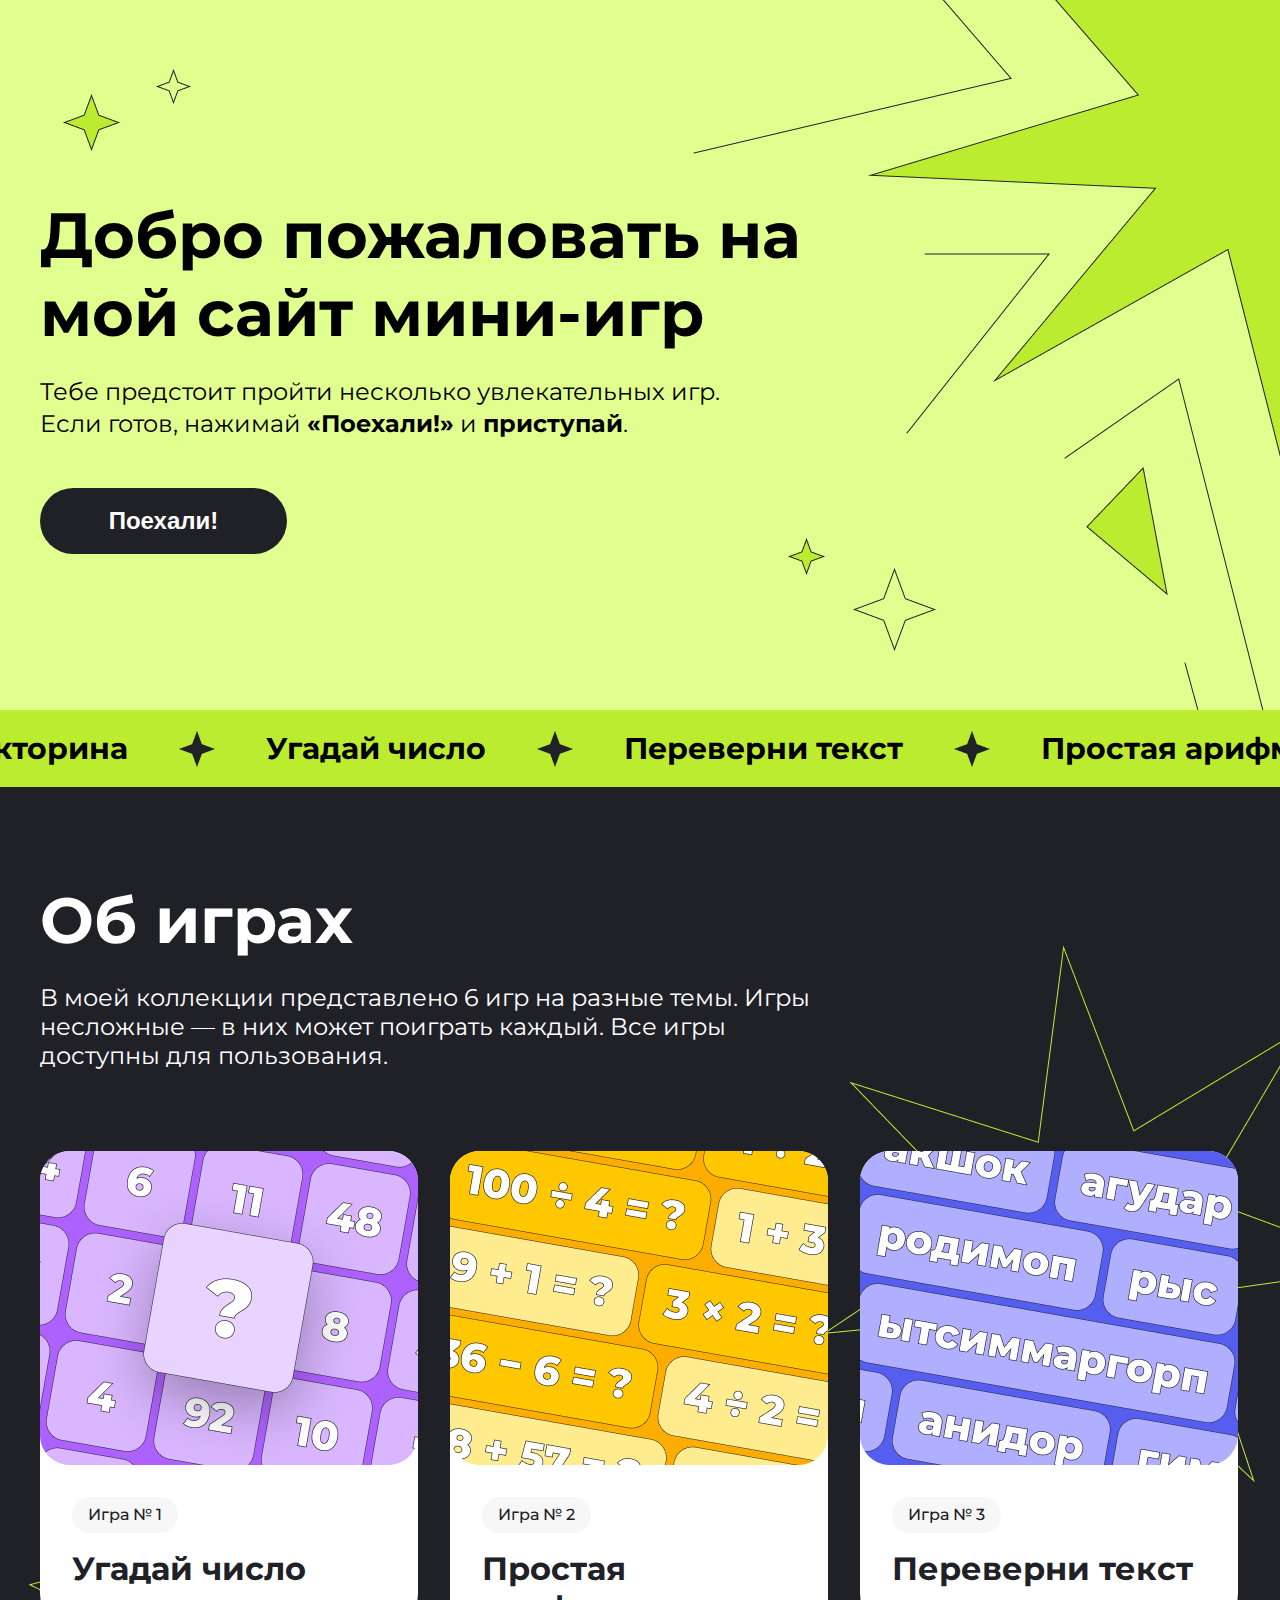
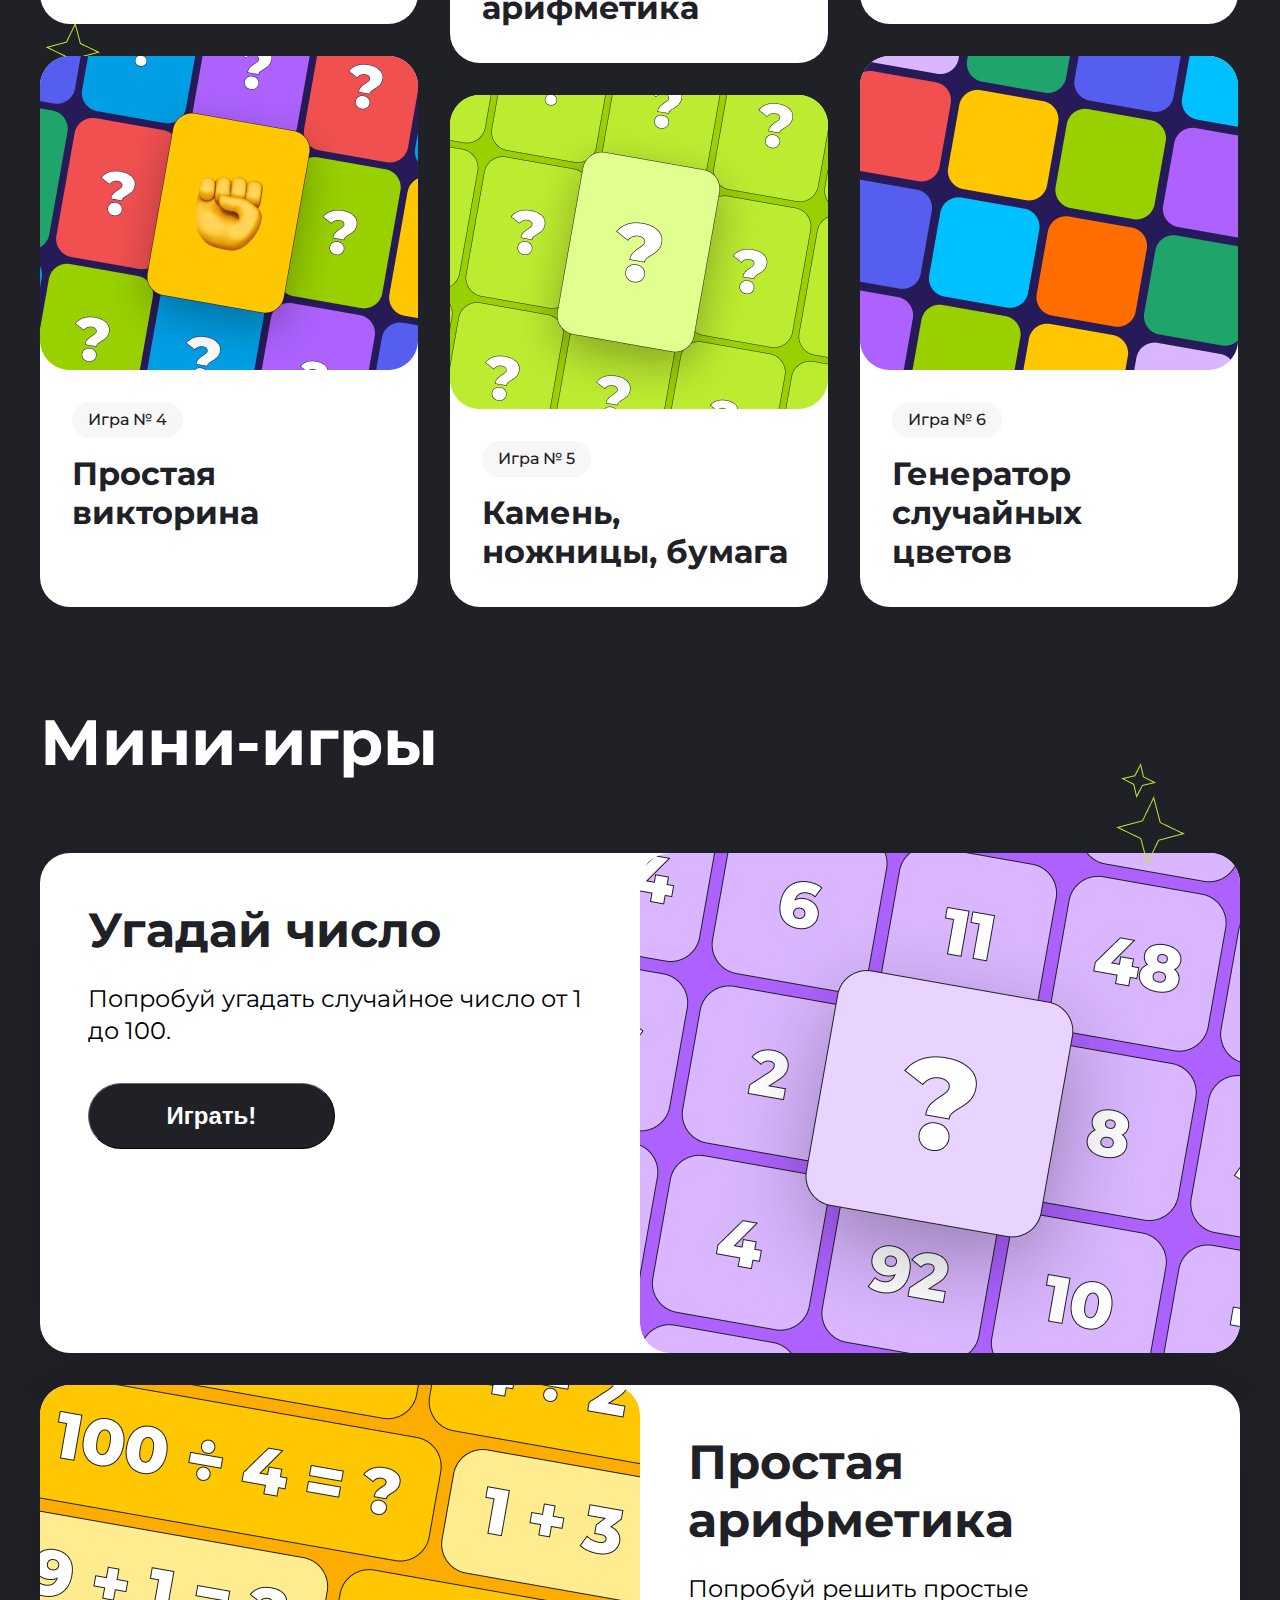
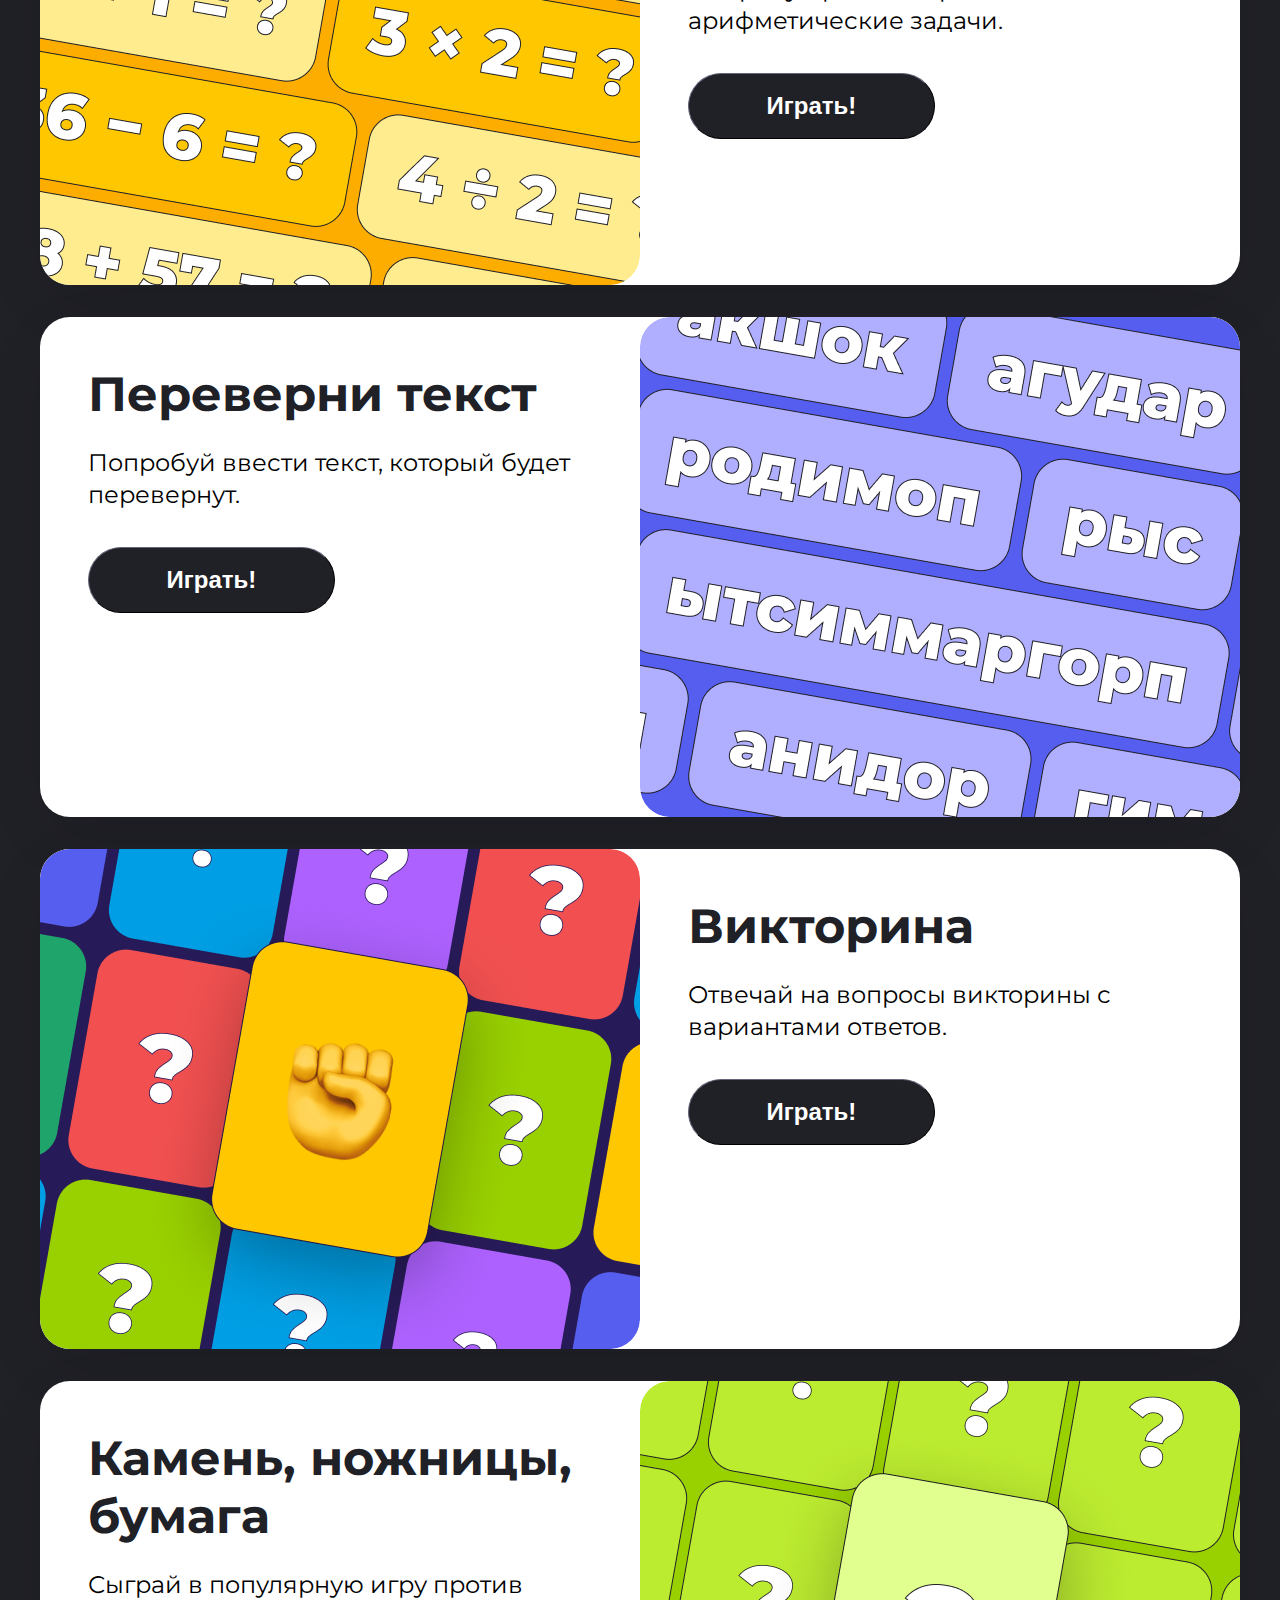
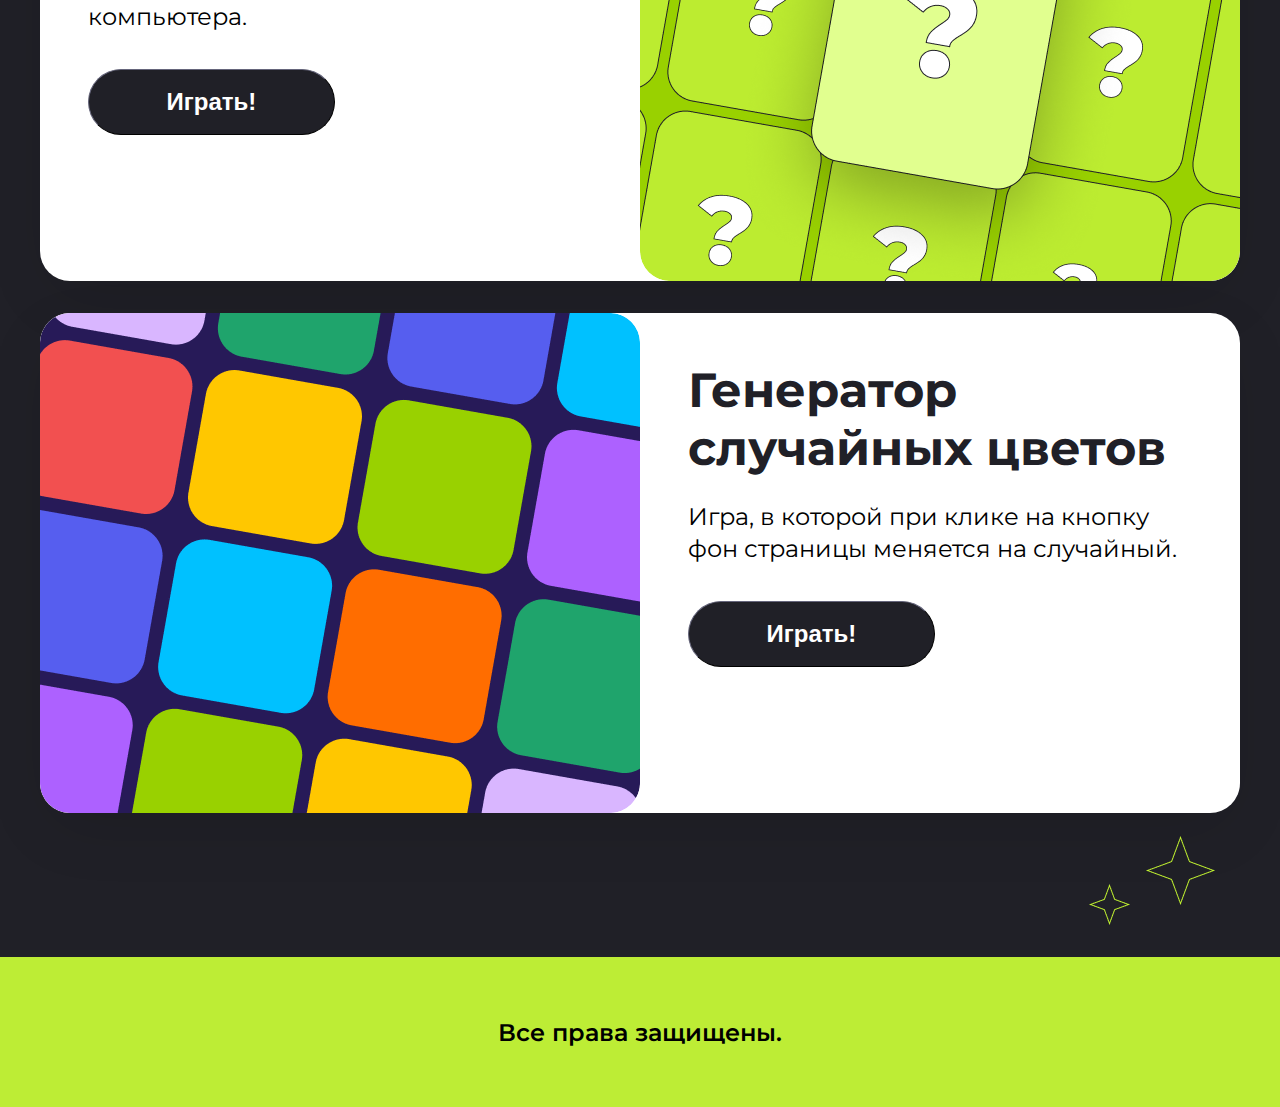
<file: index.html>
<!DOCTYPE html>
<html lang="en">
<head>
    <meta charset="UTF-8">
    <meta name="viewport" content="width=device-width, initial-scale=1.0">
    <title>Document</title>
    <link rel="preconnect" href="https://fonts.googleapis.com">
    <link rel="preconnect" href="https://fonts.gstatic.com" crossorigin>
    <link href="https://fonts.googleapis.com/css2?family=Montserrat:wght@400;500;600;700&display=swap" rel="stylesheet">
<link rel="stylesheet" href="style.css">
</head>
<body>
    <script src="script.js"></script>
<header class="header center">
    <div class="header__content">
        <div class="header__text-container">
            <h1 class="header__title"> Добро пожаловать на мой сайт мини-игр </h1>
            <p class="header__subtitle">Тебе предстоит пройти несколько увлекательных игр. Если готов, нажимай <strong>«Поехали!»</strong> и <strong>приступай</strong>.</p>
        </div>
        <a href="#about" class="header__button button button--primary" role="button">Поехали!</a>
    </div>
    <div class="header-img">
        <img class="header-img__pattern-1" src="./img/pattern_1.png" alt="">
        <img class="header-img__pattern-2" src="./img/pattern_2.png" alt="">
        <img class="header-img__star-2" src="./img/Star_2.png" alt="">
        <img class="header-img__star-3" src="./img/Star_3.png" alt="">
        <img class="header-img__star-4" src="./img/Star_4.png" alt="">
        <img class="header-img__star-5" src="./img/Star_5.png" alt="">
    </div>

</header>
    <div class="animation">
        <div class="animation__track">
            <p class="animation__text">Викторина</p>
            <img class="animation__img" src="./img/Star.png" alt="">
            <p class="animation__text">Угадай число</p>
            <img class="animation__img" src="./img/Star.png" alt="">
            <p class="animation__text">Переверни текст</p>
            <img class="animation__img" src="./img/Star.png" alt="">
            <p class="animation__text">Простая арифметика</p>
            <img class="animation__img" src="./img/Star.png" alt="">
            <p class="animation__text">Камень, ножницы, бумага</p>
            <img class="animation__img" src="./img/Star.png" alt="">
            <p class="animation__text">Генератор случайных цветов</p>
                <p class="animation__text">Викторина</p>
            <img class="animation__img" src="./img/Star.png" alt="">
            <p class="animation__text">Угадай число</p>
            <img class="animation__img" src="./img/Star.png" alt="">
            <p class="animation__text">Переверни текст</p>
            <img class="animation__img" src="./img/Star.png" alt="">
            <p class="animation__text">Простая арифметика</p>
            <img class="animation__img" src="./img/Star.png" alt="">
            <p class="animation__text">Камень, ножницы, бумага</p>
            <img class="animation__img" src="./img/Star.png" alt="">
            <p class="animation__text">Генератор случайных цветов</p>
        </div>
        
    </div>

<div class="game-game "></div>
        <div class="games center">
            <div class="games-img">
                <img class="games-img__star-1" src="./img/Star-1.png" alt="">
                <img class="games-img__star-11" src="./img/Star-11.png" alt="">
                <img class="games-img__star-12" src="./img/Star-12.png" alt="">
            </div>
            <div class="games-intro">
                <h2 class="games-intro__title">Об играх</h2>
                <p class="games-intro__description">В моей коллекции представлено 6 игр на разные темы. Игры несложные — в них может поиграть каждый. Все игры доступны для пользования.</p>
            </div>
            <div class="games-list">
                <div class="game-bloc-1">
                <article  class="game-card game-card-small">
                    <a href="#game1" class="game-card__link game-card__link_small">
                        <img class="game-card__image"  src="./game_1.png" alt="Угадай число">
                        <div class="game-card-text">
                            <h3 class="game-card-text__title">Угадай число</h3>
                            <p class="game-card-text__number">Игра № 1</p>
                        </div>
                    </a>
                </article>
                        <article class="game-card">
                    <a href="#game4" class="game-card__link">
                        <img class="game-card__image" src="./game_4.png" alt="Камень, ножницы, бумага">
                        <div class="game-card-text">
                        <h3 class="game-card-text__title">Простая викторина</h3>
                        <p class="game-card-text__number">Игра № 4</p>
                        </div>
                    </a>
                </article>
            </div>
            <div class="game-bloc-2">
                <article class="game-card game-card-big">
                    <a href="#game2" class="game-card__link">
                        <img class="game-card__image" src="./game_2.png" alt="Простая арифметика">
                        <div class="game-card-text">
                            <h3 class="game-card-text__title">Простая арифметика</h3>
                            <p class="game-card-text__number">Игра № 2</p>
                        </div>
                    </a>
                </article>
                        <article class="game-card game-card-big">
                    <a href="#game5" class="game-card__link">
                        <img class="game-card__image" src="./game_5.png" alt="Простая викторина">
                        <div class="game-card-text">
                        <h3 class="game-card-text__title">Камень, ножницы, бумага</h3>
                        <p class="game-card-text__number">Игра № 5</p>
                        </div>
                    </a>
                </article>
            </div>
            <div class="game-bloc-3">
                <article class="game-card game-card-small">
                    <a href="#game3" class="game-card__link">
                        <img class="game-card__image" src="./game_3.png" alt="Переверни текст">
                        <div class="game-card-text">
                            <h3 class="game-card-text__title">Переверни текст</h3>
                            <p class="game-card-text__number">Игра № 3</p>
                        </div>
                    </a>
                </article>
                <article class="game-card">
                    <a href="#game6" class="game-card__link">
                        <img class="game-card__image" src="./game_6.png" alt="Генератор случайных цветов">
                        <div class="game-card-text">
                        <h3 class="game-card-text__title">Генератор случайных цветов</h3>
                        <p class="game-card-text__number">Игра № 6</p>
                        </div>
                    </a>
                </article>
            </div>
            </div>
        </div>

        <div id="about" class="mini-games center">
            <div class="mini-games-img">
                <img class="mini-games-img__star-6" src="./img/Star-6.png" alt="">
                <img class="mini-games-img__star-7" src="./img/Star-7.png" alt="">
                <img class="mini-games-img__star-8" src="./img/Star-8.png" alt="">
                <img class="mini-games-img__star-10" src="./img/Star-10.png" alt="">
            </div>
            <div class="mini-games__header">
                <h2 class="mini-games__title">Мини-игры</h2>
            </div>
            <div class="mini-games__list">
                <article id="game1" class="mini-game">
                    <img class="mini-game__image" src="./game-mini_1.png" alt="Угадай число">
                    <div class="mini-game__content-game">
                    <div class="mini-game__content">
                        <h3 class="mini-game__title">Угадай число</h3>
                        <p class="mini-game__description">Попробуй угадать случайное число от 1 до 100.</p>
                    </div>
                    <button onclick="oneNewGame();" class="mini-game__button button">Играть!</button>
                    </div>
                </article>
                
                <article id="game2" class="mini-game mini-game-even">
                    <img class="mini-game__image" src="./game-mini_2.png" alt="Простая арифметика">
                    <div class="mini-game__content-game">
                    <div class="mini-game__content">
                        <h3 class="mini-game__title">Простая арифметика</h3>
                        <p class="mini-game__description">Попробуй решить простые арифметические задачи.</p>
                    </div>
                    <button onclick="startMathGame()" class="mini-game__button button">Играть!</button>
                    </div>
                </article>
                
                <article id="game3" class="mini-game">
                    <img class="mini-game__image" src="./game-mini_3.png" alt="Переверни текст">
                    <div class="mini-game__content-game">
                    <div class="mini-game__content">
                        <h3 class="mini-game__title">Переверни текст</h3>
                        <p class="mini-game__description">Попробуй ввести текст, который будет перевернут.</p>
                    </div>
                    <button onclick="gameText()" class="mini-game__button button">Играть!</button>
                    </div>
                </article>
                
                <article id="game4" class="mini-game mini-game-even">
                    <img class="mini-game__image" src="./game-mini_4.png" alt="Викторина">
                    <div class="mini-game__content-game">
                    <div class="mini-game__content">
                        <h3 class="mini-game__title">Викторина</h3>
                        <p class="mini-game__description">Отвечай на вопросы викторины с вариантами ответов.</p>
                    </div>
                    <button onclick="runQuiz()" class="mini-game__button button">Играть!</button>
                    </div>
                </article>
                
                <article id="game5" class="mini-game">
                    <img class="mini-game__image" src="./game-mini_5.png" alt="Камень, ножницы, бумага">
                    <div class="mini-game__content-game">
                    <div class="mini-game__content">
                        <h3 class="mini-game__title">Камень, ножницы, бумага</h3>
                        <p class="mini-game__description">Сыграй в популярную игру против компьютера.</p>
                    </div>
                    <button onclick="playGame()" class="mini-game__button button">Играть!</button>
                    </div>
                </article>
                
                <article id="game6" class="mini-game mini-game-even">
                    <img class="mini-game__image" src="./game-mini_6.png" alt="Генератор цветов">
                    <div class="mini-game__content-game">
                    <div class="mini-game__content">
                        <h3 class="mini-game__title">Генератор случайных цветов</h3>
                        <p class="mini-game__description">Игра, в которой при клике на кнопку фон страницы меняется на случайный.</p>
                    </div>
                    <button onclick="changeBackgroundColor()" class="mini-game__button button">Играть!</button>
                    </div>
                </article>
            </div>
        </div>
<footer class="footer center">
    <div class="footer-game">
        <h3 class="footer-game__text">Все права защищены.</h3>
    </div>

</footer>
    <script>
            document.addEventListener('DOMContentLoaded', function() {
            const track = document.querySelector('.animation__track');
            const items = track.children;
            const speed = 1;
            let position = 0;
            let requestId;
            let totalWidth = 0;
            for (let i = 0; i < items.length; i++) {
                totalWidth += items[i].offsetWidth + 30;
            }
            function animate() {
                position -= speed;
                if (position < -totalWidth / 2) {
                position = 0;
                }
                
                track.style.transform = `translateX(${position}px)`;
                requestId = requestAnimationFrame(animate);
            }
            animate();
            track.addEventListener('mouseenter', () => {
                cancelAnimationFrame(requestId);
            });
            
            track.addEventListener('mouseleave', () => {
                requestId = requestAnimationFrame(animate);
            });
            });
        </script>
</body>
</html>
</file>
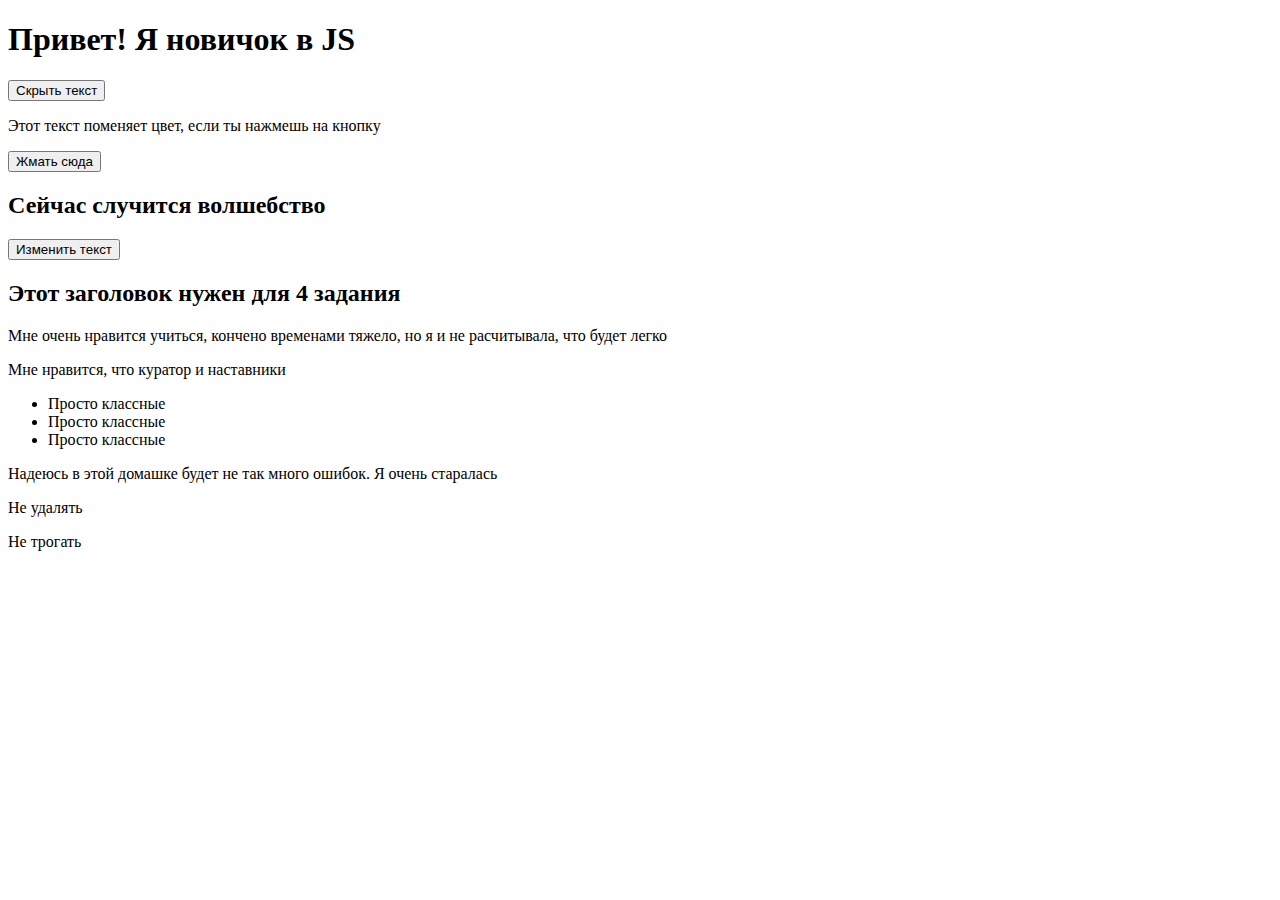
<file: hw-9/hw-9.html>
<!DOCTYPE html>
<html lang="en">
<head>
    <meta charset="UTF-8">
    <meta name="viewport" content="width=device-width, initial-scale=1.0">
    <title>Document</title>
</head>
<body>
    <h1 id="text">Привет! Я новичок в JS </h1>
    <button id="btn">Скрыть текст</button>
        <style>
            .hidden {
                display: none;
            }  
            </style>
            <script>//Задание 1
                const header = document.querySelector('#text');
                const buttonEl = document.querySelector('#btn');
                buttonEl.addEventListener('click', function() {
                    header.classList.toggle('hidden');
                })
            </script>
    <p class="color">Этот текст поменяет цвет, если ты нажмешь на кнопку</p>
    <button class="btnColor">Жмать сюда</button>
            <script>//Задание 2
                const textColor = document.querySelector('.color');
                const btnColorEl = document.querySelector('.btnColor');
                btnColorEl.addEventListener('click', function() {
                    textColor.style.color = 'blue';
                })
            </script>
    <h2 class="txt">Сейчас случится волшебство</h2>
    <button class="btnTxt">Изменить текст</button>
            <script> //Задание 3
                const txtEl = document.querySelector('.txt');
                const btnTxtEl = document.querySelector('.btnTxt');
                btnTxtEl.addEventListener('click', () => {
                    txtEl.textContent = 'Привет мир!'
                })
            </script>
    <h2 class="title">Этот заголовок нужен для 4 задания</h2>
    <p class="ttl">Мне очень нравится учиться, кончено временами тяжело, но я и не расчитывала, что будет легко</p>
    <p class="textTitle">Мне нравится, что куратор и наставники</p>
    <ul>
        <li class="description">Внимательные</li>
        <li class="description">Доброжелательные</li>
        <li class="description">Отзывчивые</li>
    </ul>
        <script> //Задание 4-5
            const descriptionEl = document.querySelectorAll('.description');
            descriptionEl.forEach( description => {
                description.textContent = 'Просто классные'
            })
        </script>
        <script>//Задание 6
            const newPar = document.createElement('p');
            newPar.textContent = 'Надеюсь в этой домашке будет не так много ошибок. Я очень старалась';
            document.body.appendChild(newPar);
        </script>
        <p class="descriptionNew">Удалить</p>
        <p class="descriptionNew">Не удалять</p>
        <p class="descriptionNew">Не трогать</p>
        <script>
            const descriptionDelit = document.querySelectorAll('.descriptionNew');
            const delitParagraph = document.querySelector('.descriptionNew');
            delitParagraph.remove()
        </script>
</body>
</html>
</file>
<file: style.css>
* {
  margin: 0;
  padding: 0;
}

html {
  scroll-behavior: smooth;
}

body {
  font-family: "Montserrat", sans-serif;
  font-optical-sizing: auto;
  background-color: rgb(32, 32, 39);
}

.center {
  padding-left: calc(50% - 600px);
  padding-right: calc(50% - 600px);
}

.header {
  background-color: rgb(225, 255, 143);
}
.header__content {
  display: flex;
  flex-direction: column;
  gap: 48px;
  padding-bottom: 156px;
}
.header__text-container {
  padding-top: 196px;
  display: flex;
  flex-direction: column;
  gap: 24px;
}
.header__title {
  width: 769px;
  height: 156px;
  font-weight: 700;
  font-size: 64px;
}
.header__subtitle {
  width: 720px;
  height: 64px;
  font-weight: 400;
  font-size: 24px;
  line-height: 32px;
}
.header__subtitle .description-text strong {
  font-weight: 700;
}

.header-img__pattern-1 {
  position: absolute;
  top: 0;
  right: 0;
}
.header-img__pattern-2 {
  position: absolute;
  top: 0;
  right: 0;
  display: none;
}
.header-img__star-2 {
  position: absolute;
  top: 94px;
  left: 63px;
}
.header-img__star-3 {
  position: absolute;
  top: 69px;
  left: 156px;
}
.header-img__star-4 {
  position: absolute;
  top: 568px;
  right: 344px;
}
.header-img__star-5 {
  position: absolute;
  top: 538px;
  right: 455px;
}

.button {
  width: 247px;
  height: 66px;
  border-radius: 60px;
  border-width: 1px;
  border-color: rgb(32, 32, 39);
  background-color: rgb(32, 32, 39);
  display: flex;
  align-items: center;
  justify-content: center;
  font-family: sans-serif;
  font-weight: 600;
  font-size: 24px;
  line-height: 142%;
  color: rgb(255, 255, 255);
  text-decoration: none;
}
.button:hover {
  background-color: rgb(255, 255, 255);
  color: rgb(32, 32, 39);
  font-family: sans-serif;
}

.animation {
  width: 100%;
  position: relative;
  background-color: #BCEC30;
  padding-top: 20px;
  padding-bottom: 20px;
}
.animation__track {
  display: flex;
  align-items: center;
  white-space: nowrap;
  position: relative;
  gap: 51px;
  animation: scroll 20s linear infinite;
}
.animation__text {
  width: 100%;
  font-weight: 700;
  font-style: Bold;
  font-size: 30px;
}

@keyframes scroll {
  0% {
    transform: translateX(0);
  }
  100% {
    transform: translateX(-50%);
  }
}
.game-game {
  position: absolute;
}

.games {
  padding-top: 94px;
  padding-bottom: 50px;
}

.games-img__star-1 {
  position: absolute;
  top: 945px;
  right: 0px;
}
.games-img__star-11 {
  position: absolute;
  top: 1570px;
  left: 28px;
}
.games-img__star-12 {
  position: absolute;
  top: 1622px;
  left: 45px;
}

.games-list {
  position: relative;
  padding-top: 72px;
  display: flex;
  gap: 32px;
}

.game-bloc-1 {
  display: flex;
  gap: 32px;
  flex-direction: column;
}

.game-bloc-2 {
  display: flex;
  gap: 32px;
  flex-direction: column;
}

.game-bloc-3 {
  display: flex;
  gap: 32px;
  flex-direction: column;
}

.games-intro {
  display: flex;
  flex-direction: column;
  gap: 24px;
}
.games-intro__title {
  font-weight: 700;
  font-size: 64px;
  color: rgb(255, 255, 255);
}
.games-intro__description {
  width: 788px;
  height: 96px;
  font-weight: 400;
  font-size: 24px;
  color: rgb(255, 255, 255);
}

.game-card {
  width: 378px;
  height: 551px;
  border-radius: 30px;
  background-color: white;
  transition: transform 0.3s ease;
  box-sizing: border-box;
}
.game-card__link {
  text-decoration: none;
}
.game-card__image {
  width: 100%;
  height: auto;
  display: block;
}
.game-card:hover {
  transform: scale(1.05);
}

.game-card-big {
  height: 512px;
}

.game-card-small {
  height: 473px;
}

.game-card-text {
  display: flex;
  flex-direction: column-reverse;
  gap: 16px;
  padding: 32px;
}
.game-card-text__title {
  font-weight: 700;
  font-size: 32px;
  color: rgb(32, 32, 39);
}
.game-card-text__number {
  font-weight: 500;
  font-size: 16px;
  color: rgb(32, 32, 39);
  box-sizing: border-box;
  width: -moz-fit-content;
  width: fit-content;
  height: 36px;
  border-radius: 52.58px;
  padding: 8px 16px;
  background: #F7F7F7;
}

.mini-games {
  padding-top: 46px;
}
.mini-games__title {
  font-weight: 700;
  font-size: 64px;
  color: rgb(255, 255, 255);
}
.mini-games__list {
  padding-top: 72px;
  display: flex;
  flex-direction: column;
  gap: 32px;
}

.mini-game {
  width: 1200px;
  height: 500px;
  border-radius: 30px;
  background-color: rgb(255, 255, 255);
  box-shadow: 0px 20px 67px -12px rgba(0, 0, 0, 0.13);
  display: flex;
  flex-direction: row-reverse;
}
.mini-game__content-game {
  display: flex;
  flex-direction: column;
  gap: 36px;
  padding-top: 48px;
  padding-left: 48px;
  padding-right: 48px;
}
.mini-game__content {
  display: flex;
  flex-wrap: wrap;
  gap: 24px;
}
.mini-game__image {
  -o-object-fit: cover;
     object-fit: cover;
  border-radius: 30px;
  width: 600px;
  height: 500px;
}
.mini-game__title {
  font-weight: 700;
  font-size: 48px;
  color: rgb(32, 32, 39);
}
.mini-game__description {
  height: 64px;
  font-weight: 400px;
  font-size: 24px;
  line-height: 32px;
}
.mini-game__button {
  font-family: sans-serif;
  width: 247px;
  height: 66px;
}

.mini-game-even {
  display: flex;
  flex-direction: row;
}

.mini-games-img__star-6 {
  position: absolute;
  top: 2396px;
  right: 95px;
}
.mini-games-img__star-7 {
  position: absolute;
  top: 2363px;
  right: 123px;
}
.mini-games-img__star-8 {
  position: absolute;
  top: 5636px;
  right: 65px;
}
.mini-games-img__star-10 {
  position: absolute;
  top: 5684px;
  right: 150px;
}

.footer {
  background-color: rgb(189, 237, 53);
  margin-top: 144px;
}

.footer-game {
  display: flex;
  justify-content: center;
  padding-top: 61px;
  padding-bottom: 60px;
}
.footer-game__text {
  font-weight: 600;
  font-size: 24px;
}

@media (max-width: 767px) {
  .center {
    padding-left: 16px;
    padding-right: 16px;
  }
  .header-img__pattern-1 {
    display: none;
  }
  .header-img__pattern-2 {
    display: block;
    position: absolute;
    top: 0;
    right: 0;
  }
  .header-img__star-2 {
    width: 35px;
    height: 35px;
    top: 97px;
    left: 38px;
  }
  .header-img__star-3 {
    width: 21px;
    height: 21px;
    top: 64px;
    left: 92px;
  }
  .header-img__star-4 {
    width: 39px;
    height: 41px;
    top: 580px;
    left: 304px;
  }
  .header-img__star-5 {
    width: 18px;
    height: 18px;
    top: 557px;
    left: 273px;
  }
  .header {
    height: 700px;
  }
  .header__content {
    gap: 36px;
    align-items: center;
  }
  .header__text-container {
    padding-top: 147px;
    align-items: center;
  }
  .header__title {
    width: 262px;
    height: 196px;
    font-size: 40px;
    text-align: center;
  }
  .header__subtitle {
    width: 296px;
    height: 60px;
    font-size: 16px;
    line-height: 100%;
    text-align: center;
  }
  .header__button {
    font-size: 16px;
    width: 285px;
    height: 55px;
  }
  .animation__track {
    gap: 27px;
  }
  .animation__text {
    font-weight: 700;
    font-size: 16px;
  }
  .animation__img {
    width: 19px;
    height: 19px;
  }
  .games {
    display: none;
  }
  .mini-games {
    padding-top: 48px;
  }
  .mini-games__title {
    font-size: 40px;
  }
  .mini-games__list {
    padding-top: 48px;
  }
  .mini-games-img {
    display: none;
  }
  .mini-game {
    width: 343px;
    height: 100%;
    border-radius: 30px;
    display: block;
    box-sizing: content-box;
    padding-bottom: 32px;
  }
  .mini-game__content-game {
    display: flex;
    flex-direction: column;
    gap: 32px;
    padding-top: 29px;
    padding-left: 29px;
    padding-right: 29px;
  }
  .mini-game__image {
    width: 343px;
    height: 284px;
    border-radius: 30px;
  }
  .mini-game__title {
    font-size: 32px;
  }
  .mini-game__description {
    font-size: 16px;
    width: 275px;
    height: 40px;
    line-height: 100%;
  }
  .mini-game__content {
    display: flex;
    gap: 16px;
  }
  .mini-game__button {
    width: 285px;
    height: 55px;
    border-radius: 60px;
    font-size: 16px;
    padding-bottom: 0px;
  }
  .footer {
    margin-top: 9px;
  }
  .footer-game__text {
    font-size: 16px;
  }
}/*# sourceMappingURL=style.css.map */
</file>
